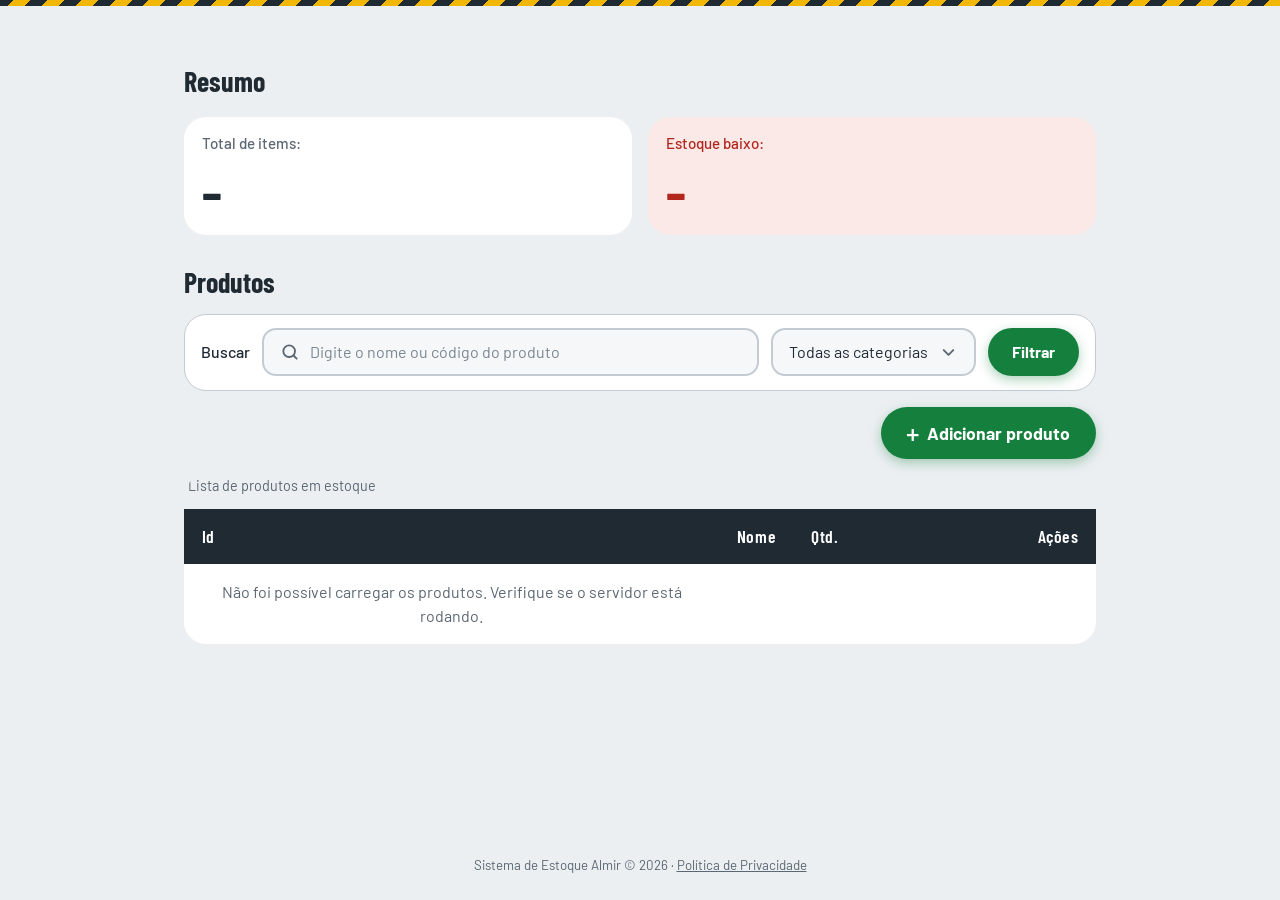
<file: index.html>
<!DOCTYPE html>
<html lang="pt-BR">
<head>
    <link rel="stylesheet" href="css/style.css">
    <meta charset="UTF-8">
    <meta name="viewport" content="width=device-width, initial-scale=1.0">
    <title>Sistema de Estoque | Principal</title>
</head>
<body class="verificando">
    <main>
        <!-- Quem está logado + botão de sair (fica escondido até o servidor responder) -->
        <section class="usuario" id="usuario" hidden>
            <img id="usuario-foto" class="usuario-foto" alt="" width="40" height="40" referrerpolicy="no-referrer">
            <span id="usuario-nome" class="usuario-nome"></span>
            <button type="button" class="secundario" id="btn-sair">Sair</button>
        </section>

        <section id="resumo" class="resumo">
            <h2 id="titulo-resumo">Resumo</h2>

            <article><strong>Total de items:</strong> <span id="titulo-total-items"></span></article>
            <article><strong>Estoque baixo:</strong> <span id="titulo-estoque-baixo"></span></article>
        </section>

        <section id="produtos" class="produtos">
            <h2 id="titulo-produtos">Produtos</h2>

            <form class="filtros" id="filtros" role="search">
                <label for="busca">Buscar</label>
                <input type="search" id="busca" name="busca" placeholder="Digite o nome ou código do produto">
                <select name="categoria">
                    <option value="Todas">Todas as categorias</option>
                    <option value="Fritos">Fritos</option>
                    <option value="Forno">Forno</option>
                </select>
                <button type="submit">Filtrar</button>
            </form>

            <section class="acoes">
                <button type="button" id="btn-adicionar">Adicionar produto</button>
            </section>

            <table id="tabela-estoque">
                <caption>Lista de produtos em estoque</caption>
                <thead>
                    <tr id="tabela-item"><th id="th-id">Id</th><th id="th-nome">Nome</th><th id="th-qtd">Qtd.</th><th id="th-acoes">Ações</th></tr>
                </thead>
                <tbody id="corpo-tabela">
                    <!-- as linhas são criadas por javascript/estoque.js -->
                </tbody>
            </table>

        </section>

    </main>

    <!-- Janela: cadastrar produto novo -->
    <dialog id="dialogo-produto" aria-labelledby="titulo-dialogo">
        <form id="form-produto">
            <h2 id="titulo-dialogo">Novo produto</h2>

            <label for="produto-nome">Nome</label>
            <input type="text" id="produto-nome" name="nome" required maxlength="80" autocomplete="off" autofocus>

            <label for="produto-categoria">Categoria</label>
            <select id="produto-categoria" name="categoria" required>
                <option value="Fritos">Fritos</option>
                <option value="Forno">Forno</option>
            </select>

            <label for="produto-quantidade">Quantidade</label>
            <input type="number" id="produto-quantidade" name="quantidade" required min="0" step="1" inputmode="numeric">

            <label for="produto-minimo">Estoque mínimo</label>
            <input type="number" id="produto-minimo" name="estoqueMinimo" min="0" step="1" value="25" inputmode="numeric">
            <small>Quando a quantidade chegar a esse valor ou menos, o produto entra em estoque baixo.</small>

            <p id="erro-produto" class="erro-form" role="alert" hidden></p>

            <div class="dialogo-acoes">
                <button type="button" class="secundario" id="btn-cancelar">Cancelar</button>
                <button type="submit" id="btn-salvar">Salvar produto</button>
            </div>
        </form>
    </dialog>

    <!-- Janela: adicionar ou remover quantidade (entrada / saída de estoque) -->
    <dialog id="dialogo-movimento" aria-labelledby="titulo-movimento">
        <form id="form-movimento" novalidate>
            <h2 id="titulo-movimento">Adicionar ao estoque</h2>
            <p id="movimento-produto" class="movimento-produto"></p>

            <label for="movimento-quantidade" id="rotulo-movimento">Quantidade a adicionar</label>
            <input type="number" id="movimento-quantidade" name="quantidade" min="1" step="1" inputmode="numeric" autocomplete="off" autofocus>

            <p class="movimento-previa">
                Estoque atual: <strong id="movimento-atual"></strong>
                &rarr; depois: <strong id="movimento-depois"></strong>
            </p>

            <p id="erro-movimento" class="erro-form" role="alert" hidden></p>

            <div class="dialogo-acoes">
                <!-- o Excluir só aparece quando a janela está em modo "Remover" -->
                <button type="button" class="perigo" id="btn-excluir" hidden>Excluir produto</button>
                <button type="button" class="secundario" id="btn-cancelar-movimento">Cancelar</button>
                <button type="submit" class="entrada" id="btn-confirmar-movimento">Adicionar</button>
            </div>
        </form>
    </dialog>

    <footer><small>Sistema de Estoque Almir © 2026 · <a href="privacidade.html">Política de Privacidade</a></small></footer>

    <script src="javascript/config.js"></script>
    <script src="javascript/estoque.js"></script>

</body>
</html>
</file>
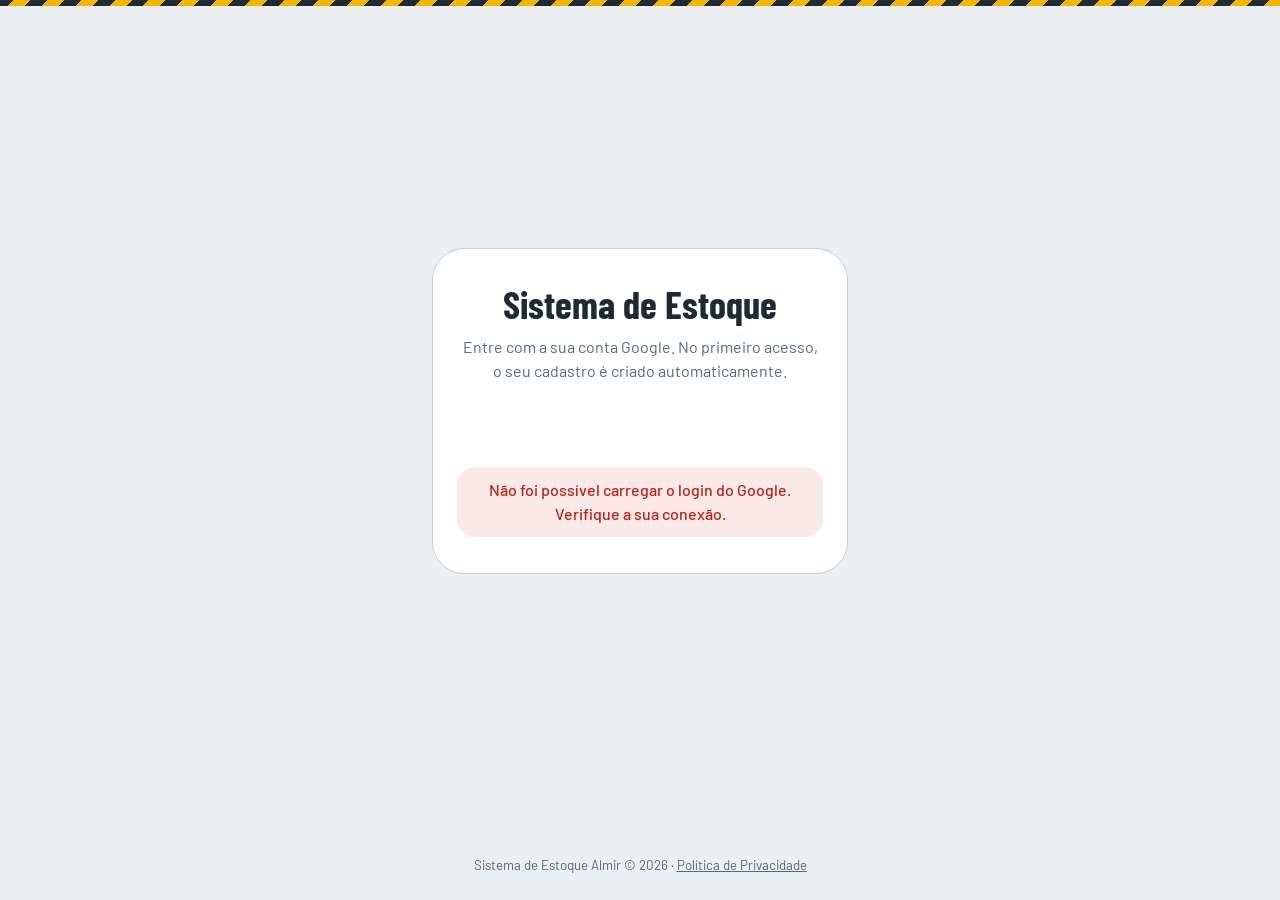
<file: login.html>
<!DOCTYPE html>
<html lang="pt-BR">
<head>
    <link rel="stylesheet" href="css/style.css">
    <meta charset="UTF-8">
    <meta name="viewport" content="width=device-width, initial-scale=1.0">
    <title>Sistema de Estoque | Entrar</title>
    <script src="https://accounts.google.com/gsi/client" async defer></script>
</head>
<body>
    <main class="centro">
        <section class="cartao-login">
            <h1>Sistema de Estoque</h1>
            <p>Entre com a sua conta Google. No primeiro acesso, o seu cadastro é criado automaticamente.</p>

            <div id="botao-google"></div>

            <p id="erro-login" class="erro-form" role="alert" hidden></p>
        </section>
    </main>

    <footer><small>Sistema de Estoque Almir © 2026 · <a href="privacidade.html">Política de Privacidade</a></small></footer>

    <script src="javascript/config.js"></script>
    <script src="javascript/login.js"></script>
</body>
</html>
</file>
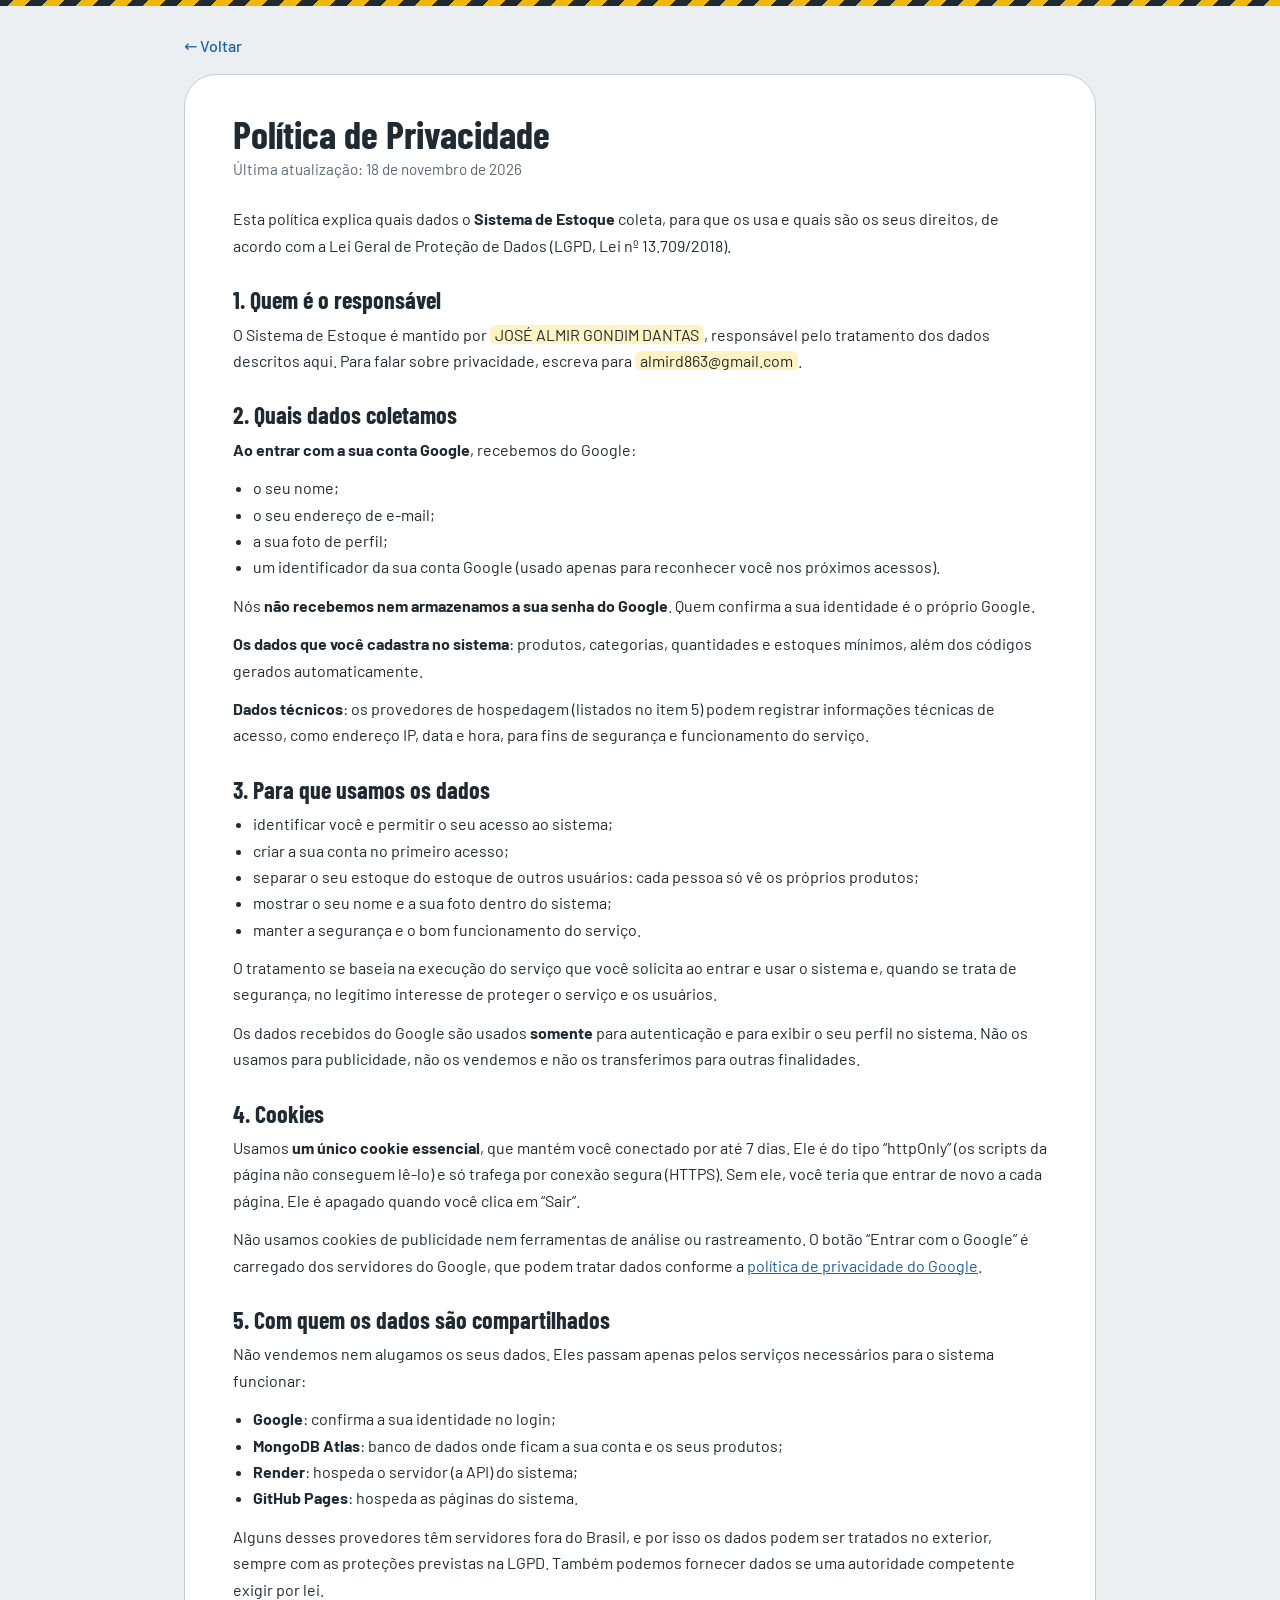
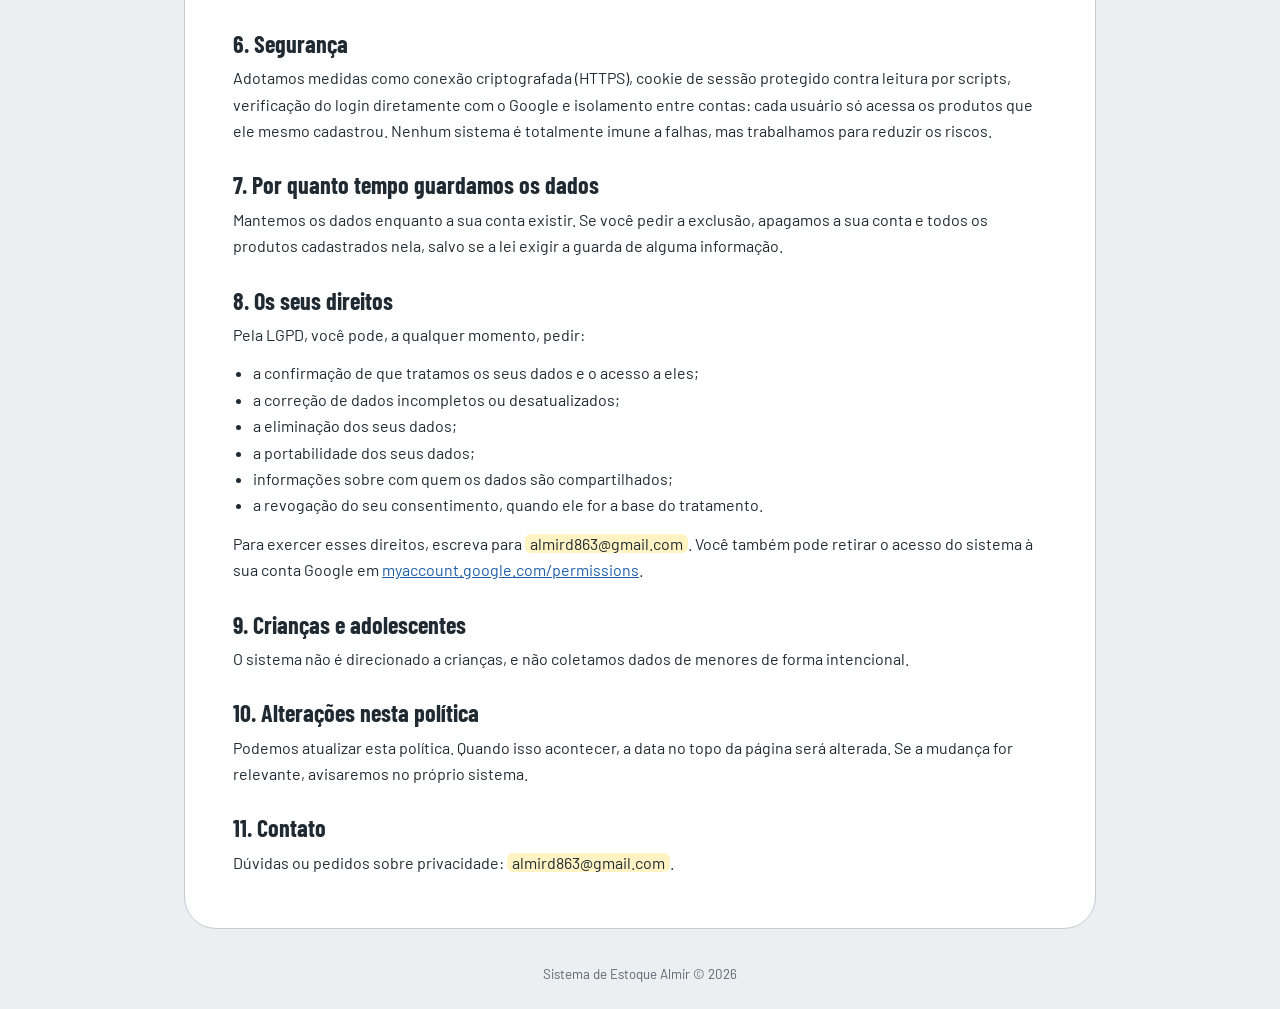
<file: privacidade.html>
<!DOCTYPE html>
<html lang="pt-BR">
<head>
    <link rel="stylesheet" href="css/style.css">
    <meta charset="UTF-8">
    <meta name="viewport" content="width=device-width, initial-scale=1.0">
    <title>Política de Privacidade | Sistema de Estoque</title>
</head>
<body>
    <main class="documento">
        <a class="voltar" href="login.html">&larr; Voltar</a>

        <article>
            <h1>Política de Privacidade</h1>
            <p class="atualizado">Última atualização: 18 de novembro de 2026</p>

            <p>
                Esta política explica quais dados o <strong>Sistema de Estoque</strong> coleta, para que
                os usa e quais são os seus direitos, de acordo com a Lei Geral de Proteção de Dados
                (LGPD, Lei nº 13.709/2018).
            </p>

            <h2>1. Quem é o responsável</h2>
            <p>
                O Sistema de Estoque é mantido por <span class="preencher">JOSÉ ALMIR GONDIM DANTAS</span>,
                responsável pelo tratamento dos dados descritos aqui. Para falar sobre privacidade, escreva para
                <span class="preencher">almird863@gmail.com</span>.
            </p>

            <h2>2. Quais dados coletamos</h2>
            <p><strong>Ao entrar com a sua conta Google</strong>, recebemos do Google:</p>
            <ul>
                <li>o seu nome;</li>
                <li>o seu endereço de e-mail;</li>
                <li>a sua foto de perfil;</li>
                <li>um identificador da sua conta Google (usado apenas para reconhecer você nos próximos acessos).</li>
            </ul>
            <p>
                Nós <strong>não recebemos nem armazenamos a sua senha do Google</strong>. Quem confirma a sua
                identidade é o próprio Google.
            </p>
            <p><strong>Os dados que você cadastra no sistema</strong>: produtos, categorias, quantidades e estoques mínimos, além dos códigos gerados automaticamente.</p>
            <p>
                <strong>Dados técnicos</strong>: os provedores de hospedagem (listados no item 5) podem registrar
                informações técnicas de acesso, como endereço IP, data e hora, para fins de segurança e funcionamento
                do serviço.
            </p>

            <h2>3. Para que usamos os dados</h2>
            <ul>
                <li>identificar você e permitir o seu acesso ao sistema;</li>
                <li>criar a sua conta no primeiro acesso;</li>
                <li>separar o seu estoque do estoque de outros usuários: cada pessoa só vê os próprios produtos;</li>
                <li>mostrar o seu nome e a sua foto dentro do sistema;</li>
                <li>manter a segurança e o bom funcionamento do serviço.</li>
            </ul>
            <p>
                O tratamento se baseia na execução do serviço que você solicita ao entrar e usar o sistema e,
                quando se trata de segurança, no legítimo interesse de proteger o serviço e os usuários.
            </p>
            <p>
                Os dados recebidos do Google são usados <strong>somente</strong> para autenticação e para exibir o seu
                perfil no sistema. Não os usamos para publicidade, não os vendemos e não os transferimos para outras
                finalidades.
            </p>

            <h2>4. Cookies</h2>
            <p>
                Usamos <strong>um único cookie essencial</strong>, que mantém você conectado por até 7 dias. Ele é do tipo
                &ldquo;httpOnly&rdquo; (os scripts da página não conseguem lê-lo) e só trafega por conexão segura (HTTPS).
                Sem ele, você teria que entrar de novo a cada página. Ele é apagado quando você clica em
                &ldquo;Sair&rdquo;.
            </p>
            <p>
                Não usamos cookies de publicidade nem ferramentas de análise ou rastreamento. O botão &ldquo;Entrar
                com o Google&rdquo; é carregado dos servidores do Google, que podem tratar dados conforme a
                <a href="https://policies.google.com/privacy" target="_blank" rel="noopener">política de privacidade do Google</a>.
            </p>

            <h2>5. Com quem os dados são compartilhados</h2>
            <p>Não vendemos nem alugamos os seus dados. Eles passam apenas pelos serviços necessários para o sistema funcionar:</p>
            <ul>
                <li><strong>Google</strong>: confirma a sua identidade no login;</li>
                <li><strong>MongoDB Atlas</strong>: banco de dados onde ficam a sua conta e os seus produtos;</li>
                <li><strong>Render</strong>: hospeda o servidor (a API) do sistema;</li>
                <li><strong>GitHub Pages</strong>: hospeda as páginas do sistema.</li>
            </ul>
            <p>
                Alguns desses provedores têm servidores fora do Brasil, e por isso os dados podem ser tratados no
                exterior, sempre com as proteções previstas na LGPD. Também podemos fornecer dados se uma
                autoridade competente exigir por lei.
            </p>

            <h2>6. Segurança</h2>
            <p>
                Adotamos medidas como conexão criptografada (HTTPS), cookie de sessão protegido contra leitura por
                scripts, verificação do login diretamente com o Google e isolamento entre contas: cada usuário só
                acessa os produtos que ele mesmo cadastrou. Nenhum sistema é totalmente imune a falhas, mas
                trabalhamos para reduzir os riscos.
            </p>

            <h2>7. Por quanto tempo guardamos os dados</h2>
            <p>
                Mantemos os dados enquanto a sua conta existir. Se você pedir a exclusão, apagamos a sua conta e todos
                os produtos cadastrados nela, salvo se a lei exigir a guarda de alguma informação.
            </p>

            <h2>8. Os seus direitos</h2>
            <p>Pela LGPD, você pode, a qualquer momento, pedir:</p>
            <ul>
                <li>a confirmação de que tratamos os seus dados e o acesso a eles;</li>
                <li>a correção de dados incompletos ou desatualizados;</li>
                <li>a eliminação dos seus dados;</li>
                <li>a portabilidade dos seus dados;</li>
                <li>informações sobre com quem os dados são compartilhados;</li>
                <li>a revogação do seu consentimento, quando ele for a base do tratamento.</li>
            </ul>
            <p>
                Para exercer esses direitos, escreva para
                <span class="preencher">almird863@gmail.com</span>. Você também pode retirar o acesso do
                sistema à sua conta Google em
                <a href="https://myaccount.google.com/permissions" target="_blank" rel="noopener">myaccount.google.com/permissions</a>.
            </p>

            <h2>9. Crianças e adolescentes</h2>
            <p>O sistema não é direcionado a crianças, e não coletamos dados de menores de forma intencional.</p>

            <h2>10. Alterações nesta política</h2>
            <p>
                Podemos atualizar esta política. Quando isso acontecer, a data no topo da página será alterada. Se a
                mudança for relevante, avisaremos no próprio sistema.
            </p>

            <h2>11. Contato</h2>
            <p>
                Dúvidas ou pedidos sobre privacidade:
                <span class="preencher">almird863@gmail.com</span>.
            </p>
        </article>
    </main>

    <footer><small>Sistema de Estoque Almir © 2026</small></footer>
</body>
</html>
</file>
<file: css/style.css>
/* ==========================================================
   Sistema de Estoque – style.css (mobile first, bordas arredondadas)
   Base = celular. Os blocos @media (min-width) ampliam para telas maiores.
   ========================================================== */

@import url("https://fonts.googleapis.com/css2?family=Barlow:wght@400;500;600&family=Barlow+Condensed:wght@500;600;700&display=swap");

/* ---------- Tokens ---------- */
:root {
    --aco: #1f2a33;
    --chao: #eceff2;
    --papel: #ffffff;
    --linha: #d9dfe5;
    --linha-forte: #c3cbd3;   /* divisórias cinza entre itens */
    --texto: #1f2a33;
    --texto-suave: #5b6772;

    --sinal: #f2b705;
    --acao: #1d5fa8;
    --acao-escuro: #154a85;
    --acao-suave: #e4eef9;
    --verde: #15803d;
    --verde-escuro: #116530;
    --verde-sombra: rgba(21, 128, 61, 0.35);
    --alerta: #b3261e;
    --alerta-fundo: #fbe9e7;

    --fonte-titulo: "Barlow Condensed", "Arial Narrow", sans-serif;
    --fonte-texto: "Barlow", system-ui, -apple-system, "Segoe UI", sans-serif;

    --raio-g: 22px;
    --raio-m: 14px;
    --raio-pilula: 999px;

    --toque: 3rem;           /* altura mínima de área de toque */
    --largura-max: 960px;
    --safe-bottom: env(safe-area-inset-bottom, 0px);
}

/* ---------- Base ---------- */
*,
*::before,
*::after {
    box-sizing: border-box;
}

/* o atributo hidden sempre esconde, mesmo em elementos com display definido no CSS */
[hidden] {
    display: none !important;
}

html {
    scroll-behavior: smooth;
    scroll-padding-top: 1rem;
    -webkit-text-size-adjust: 100%;
}

body {
    margin: 0;
    min-height: 100vh;
    display: flex;
    flex-direction: column;
    padding-top: 6px;
    padding-bottom: calc(1.5rem + var(--safe-bottom));
    background: var(--chao);
    color: var(--texto);
    font-family: var(--fonte-texto);
    font-size: 1rem;
    line-height: 1.5;
    -webkit-tap-highlight-color: transparent;
}

/* faixa de sinalização: assinatura do sistema */
body::before {
    content: "";
    position: fixed;
    inset: 0 0 auto 0;
    height: 6px;
    z-index: 30;
    background: repeating-linear-gradient(
        -45deg,
        var(--sinal) 0 12px,
        var(--aco) 12px 24px
    );
}

h2 {
    margin: 0 0 1rem;
    font-family: var(--fonte-titulo);
    font-size: 1.75rem;
    font-weight: 700;
    line-height: 1.1;
}

:focus-visible {
    outline: 3px solid var(--acao);
    outline-offset: 3px;
}

/* ---------- Conteúdo ---------- */
main {
    flex: 1;
    width: 100%;
    max-width: var(--largura-max);
    margin: 0 auto;
    padding: 1.25rem 1rem 1rem;
}

main > section + section {
    margin-top: 2rem;
}

/* ---------- Resumo: dois blocos lado a lado ---------- */
.resumo {
    display: grid;
    grid-template-columns: 1fr 1fr;
    gap: 0.75rem;
}

.resumo h2 {
    grid-column: 1 / -1;
    margin: 0 0 0.25rem;
}

.resumo article {
    display: flex;
    flex-direction: column;
    justify-content: space-between;
    gap: 0.75rem;
    padding: 1.1rem;
    background: var(--papel);
    border-radius: var(--raio-g);
    color: var(--texto-suave);
    font-size: 0.95rem;
    line-height: 1.25;
}

.resumo article strong {
    font-weight: 500;
}

.resumo article span {
    color: var(--texto);
    font-family: var(--fonte-titulo);
    font-size: 2.75rem;
    font-weight: 700;
    line-height: 1;
    font-variant-numeric: tabular-nums;
}

.resumo article:nth-of-type(2) {
    background: var(--alerta-fundo);
    color: var(--alerta);
}

.resumo article:nth-of-type(2) span {
    color: var(--alerta);
}

/* ---------- Filtros ---------- */
.filtros {
    display: flex;
    flex-direction: column;
    gap: 0.6rem;
    margin-bottom: 1rem;
    padding: 1rem;
    background: var(--papel);
    border: 1px solid var(--linha-forte);
    border-radius: var(--raio-g);
}

.filtros label {
    font-weight: 500;
}

/* Campos de escrita: fundo cinza bem claro + borda cinza leve */
input,
select {
    width: 100%;
    min-height: var(--toque);
    padding: 0 1rem;
    background-color: #f5f7f9;
    color: var(--texto);
    border: 2px solid var(--linha-forte);
    border-radius: var(--raio-m);
    font: inherit;
    font-size: 1rem; /* 16px evita o zoom automático no iPhone */
    -webkit-appearance: none;
    appearance: none;
    transition: border-color 0.15s, background-color 0.15s, box-shadow 0.15s;
}

input:hover,
select:hover {
    border-color: #a9b4be;
}

input:focus,
select:focus {
    background-color: var(--papel);
    border-color: var(--verde);
    box-shadow: 0 0 0 4px rgba(21, 128, 61, 0.18);
    outline: none;
}

input::placeholder {
    color: #7a8691;
    opacity: 1;
}

/* Campo de busca: ícone de lupa à esquerda */
input[type="search"] {
    padding-left: 2.9rem;
    background-image: url("data:image/svg+xml,%3Csvg xmlns='http://www.w3.org/2000/svg' viewBox='0 0 24 24' fill='none' stroke='%235b6772' stroke-width='2.2' stroke-linecap='round'%3E%3Ccircle cx='11' cy='11' r='7'/%3E%3Cpath d='m20 20-3.5-3.5'/%3E%3C/svg%3E");
    background-repeat: no-repeat;
    background-position: 1rem center;
    background-size: 1.25rem;
}

/* botão de limpar (x) do campo de busca */
input[type="search"]::-webkit-search-cancel-button {
    -webkit-appearance: none;
    appearance: none;
    height: 1.25rem;
    width: 1.25rem;
    cursor: pointer;
    background: url("data:image/svg+xml,%3Csvg xmlns='http://www.w3.org/2000/svg' viewBox='0 0 24 24' fill='none' stroke='%235b6772' stroke-width='2.4' stroke-linecap='round'%3E%3Cpath d='M6 6l12 12M18 6 6 18'/%3E%3C/svg%3E") center / contain no-repeat;
}

/* Lista de categoria: seta personalizada à direita */
select {
    padding-right: 2.9rem;
    background-image: url("data:image/svg+xml,%3Csvg xmlns='http://www.w3.org/2000/svg' viewBox='0 0 24 24' fill='none' stroke='%235b6772' stroke-width='2.4' stroke-linecap='round' stroke-linejoin='round'%3E%3Cpath d='m6 9 6 6 6-6'/%3E%3C/svg%3E");
    background-repeat: no-repeat;
    background-position: right 1rem center;
    background-size: 1.2rem;
    cursor: pointer;
}

/* ---------- Botões ---------- */
button {
    min-height: var(--toque);
    padding: 0 1.5rem;
    background: var(--verde);
    color: #fff;
    border: 0;
    border-radius: var(--raio-pilula);
    box-shadow: 0 4px 12px var(--verde-sombra);
    font: inherit;
    font-weight: 700;
    cursor: pointer;
    transition: background 0.15s, transform 0.05s, box-shadow 0.15s;
}

button:hover {
    background: var(--verde-escuro);
}

button:active {
    transform: scale(0.97);
}

/* ---------- Botão Adicionar produto ---------- */
/* .acoes = área sugerida no HTML; ".produtos > button" cobre o botão solto na seção */
.acoes {
    margin-bottom: 1rem;
}

.produtos > button {
    margin-bottom: 1rem;
}

.acoes button,
.produtos > button {
    display: flex;
    align-items: center;
    justify-content: center;
    gap: 0.5rem;
    width: 100%;
    min-height: 3.25rem;
    font-size: 1.1rem;
}

.acoes button::before,
.produtos > button::before {
    content: "+";
    font-size: 1.7rem;
    font-weight: 500;
    line-height: 1;
}

/* ---------- Tabela: vira lista de cartões no celular ---------- */
caption {
    display: block;
    padding: 0 0.25rem 0.75rem;
    color: var(--texto-suave);
    font-size: 0.9rem;
    text-align: left;
}

table,
tbody {
    display: block;
}

/* cabeçalho some visualmente, mas continua lido por leitores de tela */
thead {
    position: absolute;
    width: 1px;
    height: 1px;
    overflow: hidden;
    clip: rect(0 0 0 0);
    white-space: nowrap;
}

tbody tr {
    display: grid;
    grid-template-columns: 1fr auto;
    grid-template-areas:
        "nome qtd"
        "id   id"
        "acao acao";
    align-items: center;
    gap: 0;
    margin-bottom: 0.75rem;
    padding: 1rem 1.1rem;
    background: var(--papel);
    border: 1px solid var(--linha-forte);
    border-radius: var(--raio-g);
}

td {
    padding: 0;
    font-variant-numeric: tabular-nums;
}

td:nth-child(1) {          /* Id */
    grid-area: id;
    color: var(--texto-suave);
    font-size: 0.9rem;
}

td:nth-child(1)::before {
    content: "Cód. ";
}

td:nth-child(2) {          /* Nome */
    grid-area: nome;
    margin-bottom: 0.15rem;
    font-size: 1.2rem;
    font-weight: 600;
    line-height: 1.2;
}

td:nth-child(3) {          /* Quantidade */
    grid-area: qtd;
    justify-self: end;
    margin-bottom: 0.15rem;
    padding: 0.3rem 0.9rem;
    background: var(--acao-suave);
    color: var(--acao-escuro);
    border-radius: var(--raio-pilula);
    font-weight: 600;
}

td:nth-child(3)::after {
    content: " un.";
    font-weight: 400;
}

td:nth-child(4) {          /* Ações */
    grid-area: acao;
    align-self: stretch;
    margin-top: 0.85rem;
    padding-top: 0.85rem;
    border-top: 1px solid var(--linha-forte);
}

/* Botões da linha: Adicionar (entrada) e Remover (saída), lado a lado e do mesmo tamanho */
.acoes-linha {
    display: flex;
    gap: 0.6rem;
}

.acoes-linha button {
    flex: 1;
    min-height: 3rem;
    padding: 0 1rem;
    font-size: 1.05rem;
}

/* Use na <td> da quantidade quando o estoque estiver baixo:
   <td class="estoque-baixo">3</td> */
td.estoque-baixo {
    background: var(--alerta-fundo);
    color: var(--alerta);
}

/* Mensagem na tabela (carregando, vazio ou erro) */
tbody tr.vazio td {
    display: table-cell;
    grid-area: 1 / 1 / -1 / -1;
    width: auto;
    padding: 1rem 0.5rem;
    border: 0;
    background: transparent;
    color: var(--texto-suave);
    font-size: 1rem;
    text-align: center;
}

tbody tr.vazio td::before {
    content: none;
}

/* ---------- Estados dos botões ---------- */
button:disabled {
    background: var(--verde);
    box-shadow: none;
    opacity: 0.6;
    cursor: wait;
    transform: none;
}

button.secundario,
button.secundario:disabled {
    background: var(--chao);
    color: var(--texto);
    border: 2px solid var(--linha-forte);
    box-shadow: none;
}

button.secundario:hover {
    background: #e1e6ea;
}

button[hidden] {
    display: none;
}

/* Entrada (verde, o padrão) e saída (cor de aço), com + e − antes do texto */
button.entrada::before,
button.saida::before {
    margin-right: 0.4rem;
    font-size: 1.35em;
    font-weight: 500;
    line-height: 1;
    vertical-align: -0.08em;
}

button.entrada::before {
    content: "+";
}

button.saida::before {
    content: "\2212"; /* sinal de menos */
}

button.saida {
    background: var(--aco);
    box-shadow: 0 4px 12px rgba(31, 42, 51, 0.3);
}

button.saida:hover {
    background: #34434f;
}

/* Botão de excluir: contorno vermelho; no 2º toque (confirmando) fica sólido */
button.perigo {
    background: var(--papel);
    color: var(--alerta);
    border: 2px solid var(--alerta);
    box-shadow: none;
}

button.perigo:hover {
    background: var(--alerta-fundo);
}

button.perigo.confirmando {
    background: var(--alerta);
    color: #fff;
}

button.perigo.confirmando:hover {
    background: #8f1d17;
}

/* ---------- Janela de cadastro (dialog) ---------- */
/* No celular ela sobe da base da tela, como uma folha */
dialog {
    width: 100%;
    max-width: 100%;
    margin: auto 0 0;
    padding: 0;
    border: 0;
    border-radius: 32px 32px 0 0;
    background: var(--papel);
    color: var(--texto);
    box-shadow: 0 -8px 32px rgba(31, 42, 51, 0.25);
}

dialog::backdrop {
    background: rgba(31, 42, 51, 0.55);
}

dialog form {
    display: flex;
    flex-direction: column;
    gap: 0.4rem;
    padding: 1.25rem 1.25rem calc(1.25rem + var(--safe-bottom));
}

/* alça no topo, indica que a folha pode ser fechada */
dialog form::before {
    content: "";
    align-self: center;
    width: 2.75rem;
    height: 0.3rem;
    margin-bottom: 0.5rem;
    border-radius: var(--raio-pilula);
    background: var(--linha-forte);
}

dialog h2 {
    margin: 0 0 0.5rem;
}

dialog input,
dialog select {
    border-radius: 18px;
}

dialog label {
    margin-top: 0.5rem;
    font-weight: 500;
}

dialog small {
    color: var(--texto-suave);
    font-size: 0.9rem;
    line-height: 1.3;
}

.erro-form {
    margin: 0.5rem 0 0;
    padding: 0.7rem 1rem;
    background: var(--alerta-fundo);
    color: var(--alerta);
    border-radius: 18px;
    font-weight: 500;
}

.movimento-produto {
    margin: 0;
    color: var(--texto-suave);
    font-weight: 500;
}

.movimento-previa {
    margin: 0.25rem 0 0;
    padding: 0.7rem 1rem;
    background: var(--chao);
    border-radius: 18px;
    color: var(--texto-suave);
}

.movimento-previa strong {
    color: var(--texto);
    font-variant-numeric: tabular-nums;
}

.dialogo-acoes {
    display: flex;
    flex-direction: column-reverse; /* Salvar fica em cima, Cancelar embaixo */
    gap: 0.75rem;
    margin-top: 1rem;
}

.dialogo-acoes button {
    width: 100%;
    min-height: 3.25rem;
    font-size: 1.05rem;
}

/* No desktop vira uma janela centralizada */
@media (min-width: 768px) {
    dialog {
        width: min(30rem, calc(100% - 3rem));
        margin: auto;
        border-radius: 32px;
        box-shadow: 0 16px 48px rgba(31, 42, 51, 0.3);
    }

    dialog form {
        padding-bottom: 1.25rem;
    }

    dialog form::before {
        display: none;
    }
}

/* ---------- Barra do usuário logado ---------- */
.usuario {
    display: flex;
    align-items: center;
    gap: 0.75rem;
    margin-bottom: 1rem;
    padding: 0.45rem 0.45rem 0.45rem 0.55rem;
    background: var(--papel);
    border: 1px solid var(--linha-forte);
    border-radius: var(--raio-pilula);
}

.usuario-foto {
    flex: none;
    width: 2.5rem;
    height: 2.5rem;
    border-radius: 50%;
    object-fit: cover;
    background: var(--chao);
}

.usuario-nome {
    flex: 1;
    min-width: 0;
    overflow: hidden;
    font-weight: 500;
    text-overflow: ellipsis;
    white-space: nowrap;
}

.usuario button {
    min-height: 2.5rem;
    padding: 0 1.3rem;
}

/* ---------- Página de login ---------- */
main.centro {
    display: grid;
    place-items: center;
    padding-bottom: 3rem;
}

.cartao-login {
    display: flex;
    flex-direction: column;
    align-items: center;
    gap: 0.75rem;
    width: 100%;
    max-width: 26rem;
    padding: 2.25rem 1.5rem;
    background: var(--papel);
    border: 1px solid var(--linha-forte);
    border-radius: 32px;
    text-align: center;
    animation: entrar 0.5s cubic-bezier(0.2, 0.9, 0.3, 1) both;
}

.cartao-login h1 {
    margin: 0;
    font-family: var(--fonte-titulo);
    font-size: 2.4rem;
    font-weight: 700;
    line-height: 1;
}

.cartao-login p {
    margin: 0;
    color: var(--texto-suave);
}

#botao-google {
    display: flex;
    justify-content: center;
    min-height: 44px;
    margin-top: 1rem;
}

.cartao-login .erro-form {
    width: 100%;
    color: var(--alerta);
}

/* ---------- Páginas de texto (política de privacidade) ---------- */
.documento .voltar {
    display: inline-block;
    margin-bottom: 1rem;
    color: var(--acao);
    font-weight: 500;
    text-decoration: none;
}

.documento .voltar:hover {
    text-decoration: underline;
}

.documento article {
    padding: 1.75rem 1.25rem;
    background: var(--papel);
    border: 1px solid var(--linha-forte);
    border-radius: 32px;
}

.documento h1 {
    margin: 0 0 0.25rem;
    font-family: var(--fonte-titulo);
    font-size: 2.4rem;
    font-weight: 700;
    line-height: 1;
}

.documento .atualizado {
    margin: 0 0 1.5rem;
    color: var(--texto-suave);
    font-size: 0.95rem;
}

.documento h2 {
    margin: 1.75rem 0 0.5rem;
    font-size: 1.5rem;
}

.documento p,
.documento li {
    line-height: 1.65;
}

.documento p {
    margin: 0 0 0.75rem;
}

.documento ul {
    margin: 0.5rem 0 0.75rem;
    padding-left: 1.25rem;
}

.documento a {
    color: var(--acao);
}

/* trechos que você precisa preencher antes de publicar */
.preencher {
    padding: 0 0.3rem;
    background: #fff3c4;
    border-radius: 6px;
}

footer a {
    color: inherit;
}

@media (min-width: 768px) {
    .documento article {
        padding: 2.5rem 3rem;
    }
}

/* ---------- Verificação de login ---------- */
/* Enquanto o servidor não confirma a sessão, o conteúdo fica escondido (sem "piscar" dados privados) */
body.verificando main,
body.verificando footer {
    visibility: hidden;
}

body.verificando::after {
    content: "Verificando sessão…";
    position: fixed;
    inset: 0;
    display: grid;
    place-items: center;
    color: var(--texto-suave);
    font-size: 1.1rem;
}

/* ---------- Rodapé ---------- */
footer {
    padding: 1rem 1rem 0;
    color: var(--texto-suave);
    text-align: center;
}

/* ==========================================================
   Telas maiores (tablet e desktop)
   ========================================================== */
@media (min-width: 768px) {
    main {
        padding: 1.75rem 1.5rem 1rem;
    }

    .resumo {
        gap: 1rem;
    }

    .resumo article span {
        font-size: 3.25rem;
    }

    /* filtros em linha */
    .filtros {
        flex-direction: row;
        align-items: center;
        gap: 0.75rem;
        padding: 0.85rem 1rem;
    }

    .filtros label {
        flex: none;
    }

    input[type="search"] {
        flex: 1;
    }

    select {
        width: auto;
    }

    button {
        flex: none;
    }

    /* botão Adicionar produto à direita, com largura do conteúdo */
    .acoes {
        display: flex;
        justify-content: flex-end;
    }

    .acoes button,
    .produtos > button {
        width: fit-content;
        padding: 0 1.6rem;
    }

    .produtos > button {
        margin-left: auto;
    }

    /* tabela de verdade */
    table {
        display: table;
        width: 100%;
        border-collapse: separate;
        border-spacing: 0;
        background: var(--papel);
        border-radius: var(--raio-g);
        overflow: hidden;
    }

    caption {
        display: table-caption;
        background: transparent;
    }

    thead {
        position: static;
        width: auto;
        height: auto;
        overflow: visible;
        clip: auto;
        background: var(--aco);
        color: #fff;
    }

    tbody {
        display: table-row-group;
    }

    tr {
        display: table-row;
    }

    tbody tr {
        margin: 0;
        padding: 0;
        background: transparent;
        border: 0;
        border-radius: 0;
        transition: background 0.12s;
    }

    tbody tr:hover {
        background: #f4f7fa;
    }

    th,
    td {
        padding: 0.9rem 1.1rem;
        text-align: left;
    }

    th {
        font-family: var(--fonte-titulo);
        font-size: 1.1rem;
        font-weight: 600;
        letter-spacing: 0.03em;
    }

    td:nth-child(n) {
        display: table-cell;
        grid-area: auto;
        margin: 0;
        padding: 0.9rem 1.1rem;
        border-top: 1px solid var(--linha-forte);
    }

    td:nth-child(1)::before,
    td:nth-child(3)::after {
        content: none;
    }

    td:nth-child(1) {
        width: 5.5rem;
        font-size: 1rem;
    }

    td:nth-child(2) {
        font-size: 1rem;
        font-weight: 500;
    }

    td:nth-child(3) {
        width: 6rem;
        padding: 0.9rem 1.1rem;
        background: transparent;
        color: inherit;
        border-radius: 0;
        text-align: right;
        font-weight: 500;
    }

    th:nth-child(3),
    th:last-child,
    td:last-child {
        text-align: right;
    }

    th:last-child,
    td:last-child {
        width: 15rem;
    }

    .acoes-linha {
        justify-content: flex-end;
    }

    .acoes-linha button {
        flex: none;
        min-height: 2.5rem;
        padding: 0 1.1rem;
        font-size: 1rem;
    }

    td.estoque-baixo {
        background: var(--alerta-fundo);
        color: var(--alerta);
        font-weight: 600;
    }
}

/* ==========================================================
   Animações
   (quem desativa animações no sistema não vê nenhuma delas)
   ========================================================== */

/* Janela de cadastro: sobe da base no celular e cresce do centro no desktop.
   Funciona ao abrir e ao fechar; navegadores antigos só abrem sem animação. */
dialog {
    opacity: 0;
    transform: translateY(100%);
    transition:
        opacity 0.25s ease,
        transform 0.4s cubic-bezier(0.2, 0.9, 0.3, 1);
    transition:
        opacity 0.25s ease,
        transform 0.4s cubic-bezier(0.2, 0.9, 0.3, 1),
        overlay 0.4s allow-discrete,
        display 0.4s allow-discrete;
}

dialog[open] {
    opacity: 1;
    transform: none;
}

@starting-style {
    dialog[open] {
        opacity: 0;
        transform: translateY(100%);
    }
}

/* fundo escurecido surge e some suavemente */
dialog::backdrop {
    background-color: rgba(31, 42, 51, 0);
    transition:
        background-color 0.3s ease,
        overlay 0.4s allow-discrete,
        display 0.4s allow-discrete;
}

dialog[open]::backdrop {
    background-color: rgba(31, 42, 51, 0.55);
}

@starting-style {
    dialog[open]::backdrop {
        background-color: rgba(31, 42, 51, 0);
    }
}

@media (min-width: 768px) {
    dialog {
        transform: translateY(1.5rem) scale(0.94);
    }

    @starting-style {
        dialog[open] {
            opacity: 0;
            transform: translateY(1.5rem) scale(0.94);
        }
    }
}

/* Mensagem de erro do formulário treme uma vez para chamar atenção */
.erro-form:not([hidden]) {
    animation: tremer 0.4s ease;
}

@keyframes tremer {
    0%, 100% { transform: translateX(0); }
    20% { transform: translateX(-6px); }
    40% { transform: translateX(6px); }
    60% { transform: translateX(-4px); }
    80% { transform: translateX(4px); }
}

/* Ao carregar a lista, as linhas entram uma após a outra (--i vem do JavaScript) */
tr.entrada {
    animation: entrar 0.45s cubic-bezier(0.2, 0.9, 0.3, 1) both;
    animation-delay: calc(var(--i, 0) * 45ms);
}

@keyframes entrar {
    from {
        opacity: 0;
        transform: translateY(14px);
    }
}

/* Produto recém-cadastrado pisca em verde e se acalma */
tr.destaque {
    animation: destacar 1.8s ease-out;
}

@keyframes destacar {
    from {
        background-color: #d3efdc;
        box-shadow: 0 0 0 4px var(--verde-sombra);
    }
}

/* Produto excluído sai da lista deslizando e sumindo */
tr.saindo {
    animation: sair 0.35s ease forwards;
}

@keyframes sair {
    to {
        opacity: 0;
        transform: translateX(28px) scale(0.98);
    }
}

@media (prefers-reduced-motion: reduce) {
    html {
        scroll-behavior: auto;
    }

    *,
    *::before,
    *::after {
        animation: none !important;
        transition: none !important;
    }
}
</file>
